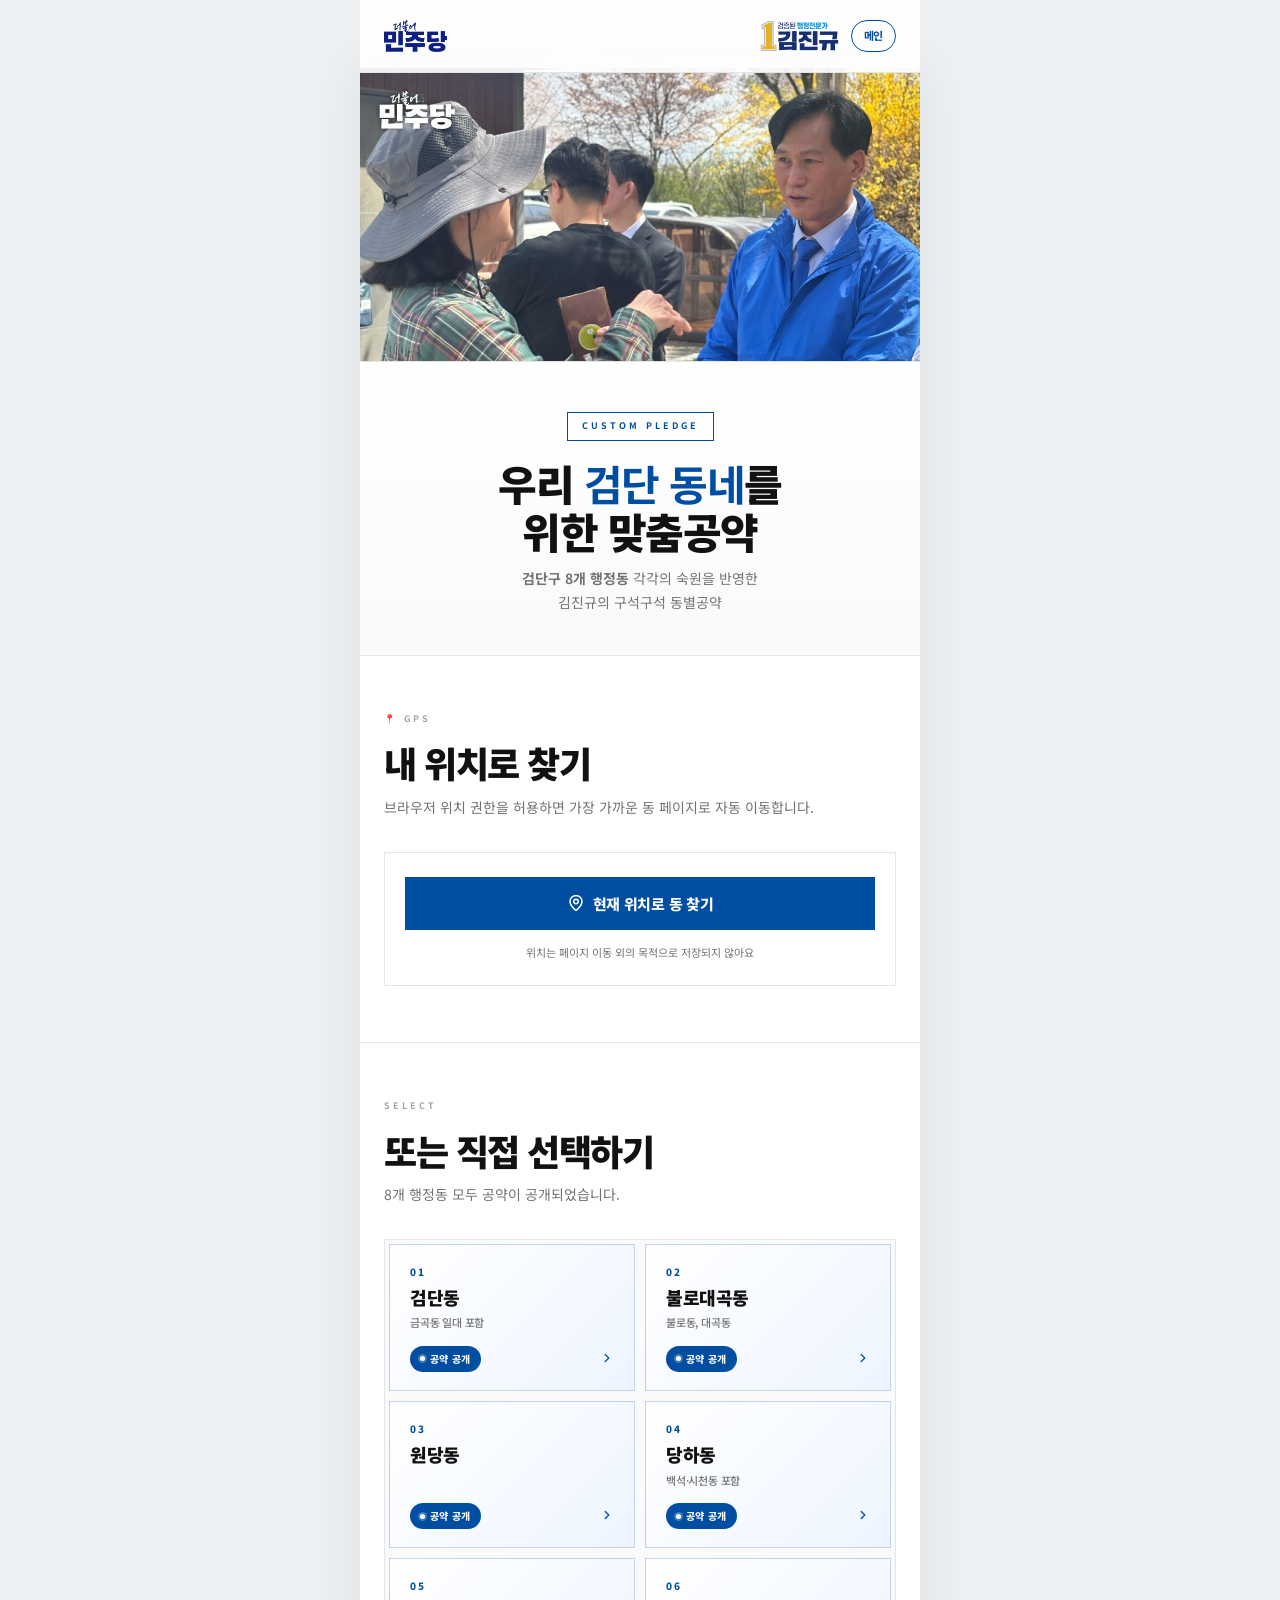
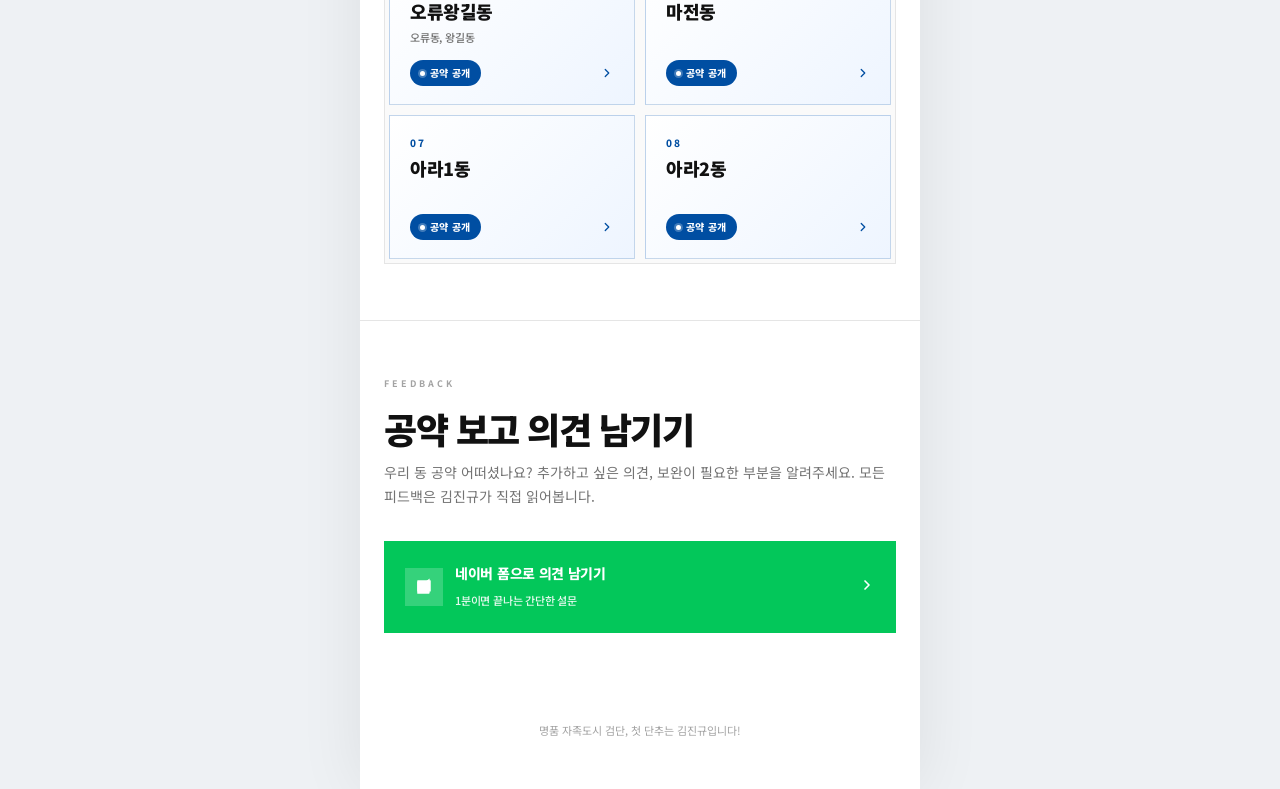
<file: dong/index.html>
<!DOCTYPE html>
<html lang="ko">
<head>
<meta charset="UTF-8">
<meta name="viewport" content="width=device-width,initial-scale=1,maximum-scale=5">
<meta name="theme-color" content="#004EA2">
<title>내 지역 공약 | 김진규 검단구청장 후보</title>
<meta name="description" content="검단구 8개 행정동의 맞춤공약을 한눈에. GPS 또는 직접 선택으로 우리 동네 공약을 확인하세요.">
<meta property="og:type" content="website">
<meta property="og:url" content="https://kjgyu2304.github.io/gumdan_kimjingyu/dong/">
<meta property="og:title" content="내 지역 공약 | 김진규 검단구청장 후보">
<meta property="og:description" content="검단구 8개 행정동 맞춤공약을 한눈에. GPS 또는 직접 선택으로 우리 동네 공약을 확인하세요.">
<meta property="og:image" content="https://kjgyu2304.github.io/gumdan_kimjingyu/images/og배너.jpg">
<meta property="og:locale" content="ko_KR">
<link rel="preconnect" href="https://fonts.googleapis.com">
<link rel="preconnect" href="https://fonts.gstatic.com" crossorigin>
<link href="https://fonts.googleapis.com/css2?family=Noto+Sans+KR:wght@200;400;500;600;700;800;900&display=swap" rel="stylesheet">
<link rel="stylesheet" href="style.css">
</head>
<body>

<nav class="nav">
<div class="nav-left">
<img src="../images/party-logo3.png" alt="더불어민주당" class="nav-logo">
</div>
<div class="nav-right">
<img src="../images/nav-image.png" alt="검증된 행정전문가 1 김진규" class="nav-brand">
<a href="../" class="nav-home">메인</a>
</div>
</nav>

<main>

<div class="hero-banner">
<img src="../images/동별공약배너.JPG" alt="김진규 검단구청장 후보 — 주민과의 현장 소통">
</div>

<header class="hero">
<div class="hero-label">CUSTOM PLEDGE</div>
<h1 class="hero-title">우리 <strong>검단 동네</strong>를<br>위한 맞춤공약</h1>
<p class="hero-desc"><b>검단구 8개 행정동</b> 각각의 숙원을 반영한<br>김진규의 구석구석 동별공약</p>
</header>

<section class="sec">
<div class="sec-label">📍 GPS</div>
<h2 class="sec-title">내 위치로 찾기</h2>
<p class="sec-desc">브라우저 위치 권한을 허용하면 가장 가까운 동 페이지로 자동 이동합니다.</p>
<div class="gps-box">
<button id="gpsBtn" class="gps-btn" type="button">
<svg viewBox="0 0 24 24"><circle cx="12" cy="10" r="3"/><path d="M12 2a8 8 0 0 0-8 8c0 5.5 8 12 8 12s8-6.5 8-12a8 8 0 0 0-8-8z"/></svg>
현재 위치로 동 찾기
</button>
<p class="gps-hint">위치는 페이지 이동 외의 목적으로 저장되지 않아요</p>
<div id="gpsStatus" class="gps-status"></div>
</div>
</section>

<section class="sec">
<div class="sec-label">SELECT</div>
<h2 class="sec-title">또는 직접 선택하기</h2>
<p class="sec-desc">8개 행정동 모두 공약이 공개되었습니다.</p>
<div class="dong-grid-wrap">
<div class="dong-grid">
<a href="geomdan.html" class="dong-btn ready">
<div class="dong-num">01</div>
<div class="dong-main">
<div class="dong-name">검단동</div>
<small class="dong-legal">금곡동 일대 포함</small>
</div>
<div class="dong-footer">
<span class="dong-badge">공약 공개</span>
<span class="dong-arrow"><svg viewBox="0 0 24 24"><polyline points="9 18 15 12 9 6"/></svg></span>
</div>
</a>
<a href="bulrodaegok.html" class="dong-btn ready">
<div class="dong-num">02</div>
<div class="dong-main">
<div class="dong-name">불로대곡동</div>
<small class="dong-legal">불로동, 대곡동</small>
</div>
<div class="dong-footer">
<span class="dong-badge">공약 공개</span>
<span class="dong-arrow"><svg viewBox="0 0 24 24"><polyline points="9 18 15 12 9 6"/></svg></span>
</div>
</a>
<a href="wondang.html" class="dong-btn ready">
<div class="dong-num">03</div>
<div class="dong-main">
<div class="dong-name">원당동</div>
</div>
<div class="dong-footer">
<span class="dong-badge">공약 공개</span>
<span class="dong-arrow"><svg viewBox="0 0 24 24"><polyline points="9 18 15 12 9 6"/></svg></span>
</div>
</a>
<a href="dangha.html" class="dong-btn ready">
<div class="dong-num">04</div>
<div class="dong-main">
<div class="dong-name">당하동</div>
<small class="dong-legal">백석·시천동 포함</small>
</div>
<div class="dong-footer">
<span class="dong-badge">공약 공개</span>
<span class="dong-arrow"><svg viewBox="0 0 24 24"><polyline points="9 18 15 12 9 6"/></svg></span>
</div>
</a>
<a href="oryuwanggil.html" class="dong-btn ready">
<div class="dong-num">05</div>
<div class="dong-main">
<div class="dong-name">오류왕길동</div>
<small class="dong-legal">오류동, 왕길동</small>
</div>
<div class="dong-footer">
<span class="dong-badge">공약 공개</span>
<span class="dong-arrow"><svg viewBox="0 0 24 24"><polyline points="9 18 15 12 9 6"/></svg></span>
</div>
</a>
<a href="maljeon.html" class="dong-btn ready">
<div class="dong-num">06</div>
<div class="dong-main">
<div class="dong-name">마전동</div>
</div>
<div class="dong-footer">
<span class="dong-badge">공약 공개</span>
<span class="dong-arrow"><svg viewBox="0 0 24 24"><polyline points="9 18 15 12 9 6"/></svg></span>
</div>
</a>
<a href="ara1.html" class="dong-btn ready">
<div class="dong-num">07</div>
<div class="dong-main">
<div class="dong-name">아라1동</div>
</div>
<div class="dong-footer">
<span class="dong-badge">공약 공개</span>
<span class="dong-arrow"><svg viewBox="0 0 24 24"><polyline points="9 18 15 12 9 6"/></svg></span>
</div>
</a>
<a href="ara2.html" class="dong-btn ready">
<div class="dong-num">08</div>
<div class="dong-main">
<div class="dong-name">아라2동</div>
</div>
<div class="dong-footer">
<span class="dong-badge">공약 공개</span>
<span class="dong-arrow"><svg viewBox="0 0 24 24"><polyline points="9 18 15 12 9 6"/></svg></span>
</div>
</a>
</div>
</div>
</section>

<section class="sec">
<div class="sec-label">FEEDBACK</div>
<h2 class="sec-title">공약 보고 의견 남기기</h2>
<p class="sec-desc">우리 동 공약 어떠셨나요? 추가하고 싶은 의견, 보완이 필요한 부분을 알려주세요. 모든 피드백은 김진규가 직접 읽어봅니다.</p>
<a href="https://naver.me/5t7sOAXQ" class="feedback-cta" target="_blank" rel="noopener">
<span class="feedback-cta-left">
<span class="ic filled"><svg viewBox="0 0 16 16"><path d="M2.5 2h11c.3 0 .5.2.5.5v10c0 .3-.2.5-.5.5h-7L3 15.5V3c0-.3.2-.5.5-1zm1.7 4.8l3-2.3v1.4h3.3v1.8H7.2v1.4L4.2 6.8z" transform="rotate(180 8 8)"/><rect x="2" y="2" width="12" height="10" rx=".5"/></svg></span>
<span>
<b>네이버 폼으로 의견 남기기</b>
<span class="sub">1분이면 끝나는 간단한 설문</span>
</span>
</span>
<span class="arrow"><svg viewBox="0 0 24 24"><polyline points="9 18 15 12 9 6"/></svg></span>
</a>
</section>

</main>

<footer class="site-footer">
명품 자족도시 검단, 첫 단추는 김진규입니다!
</footer>

<script src="app.js"></script>
</body>
</html>
</file>
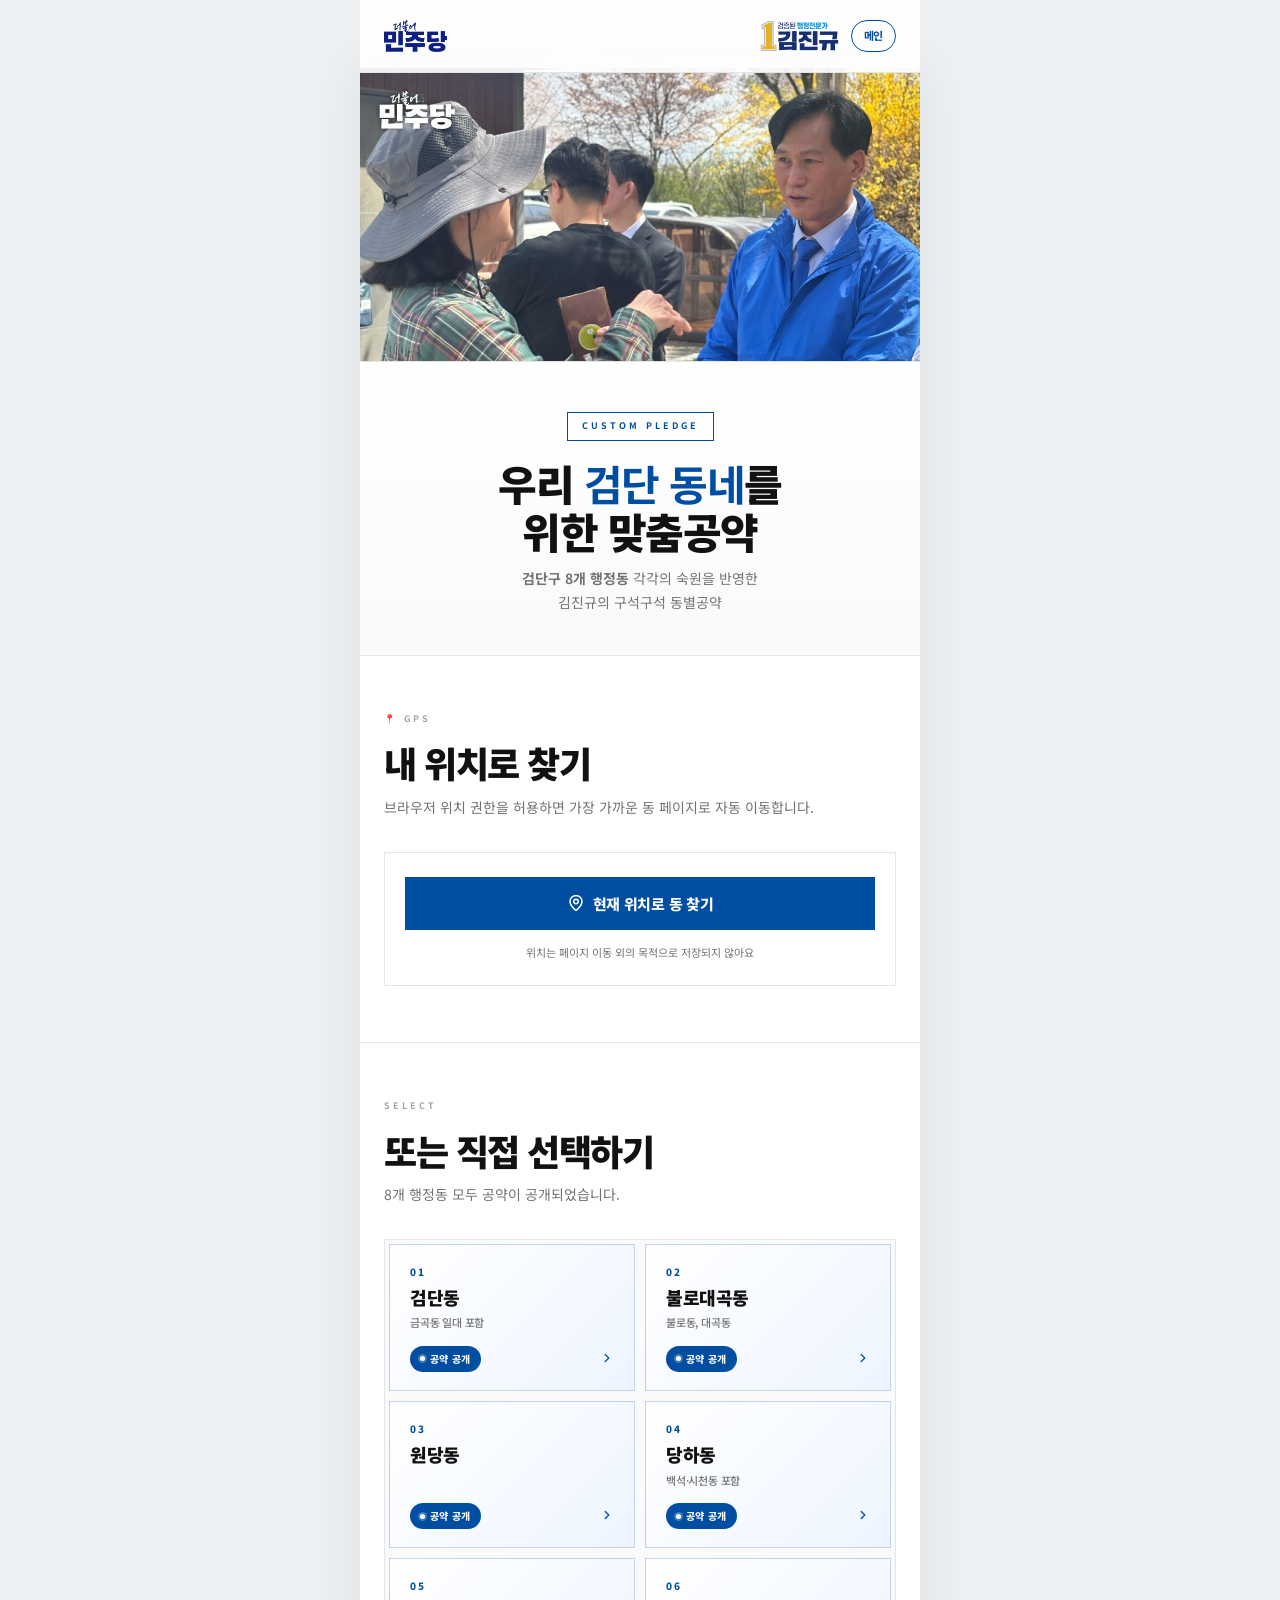
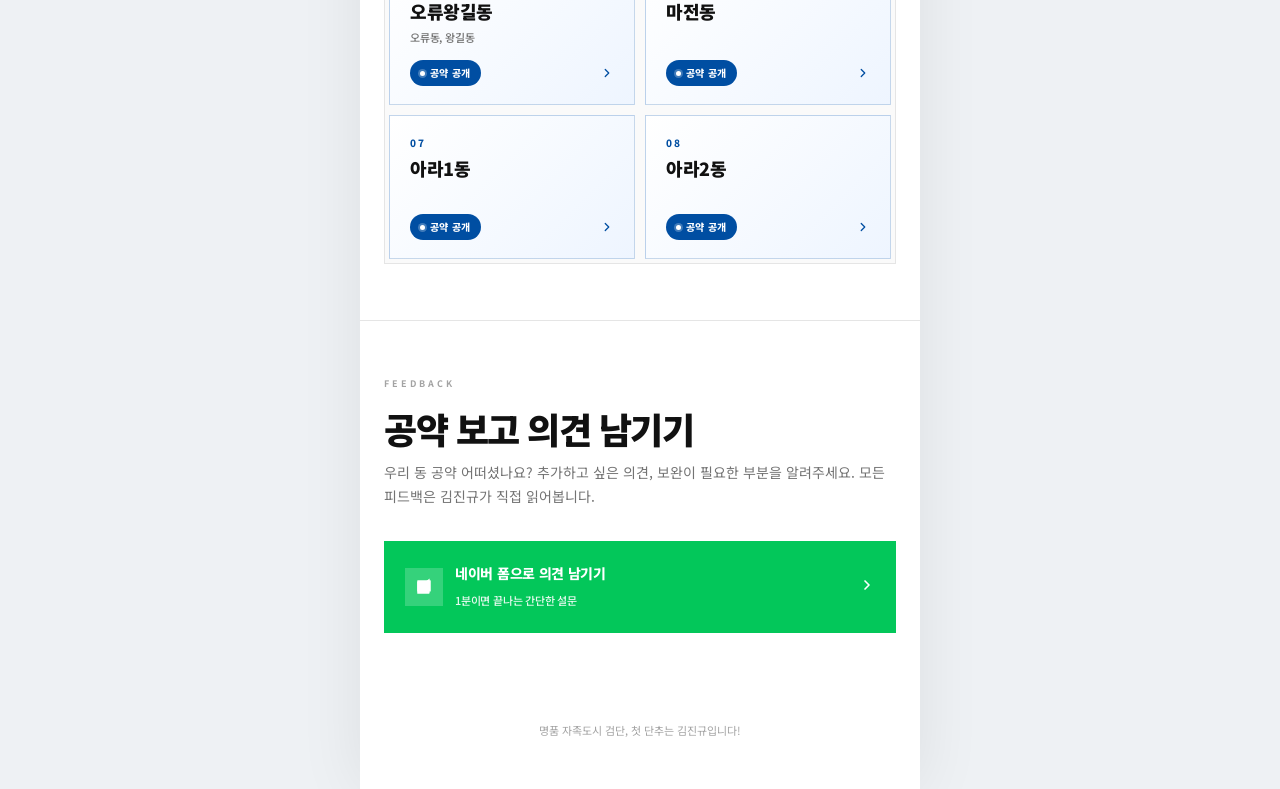
<file: dong/ara.html>
<!DOCTYPE html>
<html lang="ko">
<head>
<meta charset="UTF-8">
<meta name="viewport" content="width=device-width,initial-scale=1">
<meta name="theme-color" content="#004EA2">
<title>아라동 공약 | 김진규 검단구청장 후보</title>
<meta name="robots" content="noindex">
<meta http-equiv="refresh" content="0; url=./">
<link rel="canonical" href="https://kjgyu2304.github.io/gumdan_kimjingyu/dong/">
<link rel="stylesheet" href="style.css">
<script>location.replace('./');</script>
</head>
<body>

<main>
<header class="hero detail" style="margin-top:0">
<div class="hero-label">구석구석 동별공약 — 아라동</div>
<h1 class="hero-title"><strong>아라동</strong>이<br>아라1·2동으로 나뉘었어요</h1>
<p class="hero-desc">행정동 분동에 맞춰 공약 페이지도 분리했습니다.<br>잠시 후 동별공약 페이지로 이동합니다.</p>
<div style="margin-top:28px">
<a href="./" class="cta-back" style="display:inline-flex;border-radius:999px;padding:14px 24px">동별공약 페이지로 이동</a>
</div>
</header>
</main>

</body>
</html>
</file>
<file: dong/style.css>
*,*::before,*::after{margin:0;padding:0;box-sizing:border-box}
html{scroll-behavior:smooth;-webkit-text-size-adjust:100%}
body{font-family:'Noto Sans KR',sans-serif;color:#111;background:#fff;line-height:1.6;overflow-x:hidden;-webkit-font-smoothing:antialiased}
img{max-width:100%;height:auto;display:block}
a{text-decoration:none;color:inherit;-webkit-tap-highlight-color:transparent}
button{border:none;background:none;cursor:pointer;font-family:inherit;color:inherit}

:root{
--black:#111;
--white:#fff;
--gray-50:#fafafa;
--gray-100:#f5f5f5;
--gray-200:#e5e5e5;
--gray-300:#d4d4d4;
--gray-400:#a3a3a3;
--gray-500:#737373;
--gray-600:#525252;
--gray-700:#404040;
--gray-800:#262626;
--gray-900:#171717;
--blue:#004EA2;
--blue-dark:#003875;
--ease:cubic-bezier(.22,1,.36,1);
}
body{animation:pageIn 1s ease forwards}
@keyframes pageIn{from{opacity:0}to{opacity:1}}

/* NAV (메인과 동일) */
.nav{position:fixed;top:0;left:0;right:0;z-index:100;display:flex;justify-content:space-between;align-items:center;padding:16px 24px;background:rgba(255,255,255,.92);backdrop-filter:blur(20px);-webkit-backdrop-filter:blur(20px);border-bottom:1px solid var(--gray-200)}
.nav-left{display:flex;align-items:center;gap:8px}
.nav-right{display:flex;align-items:center;gap:10px}
.nav-logo{height:32px;width:auto}
.nav-brand{height:40px;width:auto}
.nav-back{display:flex;align-items:center;gap:4px;font-size:12px;font-weight:700;color:var(--gray-700);letter-spacing:-.3px}
.nav-back svg{width:12px;height:12px;stroke:currentColor;fill:none;stroke-width:2.5;stroke-linecap:round;stroke-linejoin:round}
.nav-home{font-size:11px;font-weight:700;color:var(--blue);padding:6px 12px;border:1px solid var(--blue);border-radius:999px;letter-spacing:-.3px}

/* HERO 상단 배너 이미지 */
.hero-banner{margin-top:68px;width:100%;overflow:hidden;background:var(--gray-100);border-bottom:1px solid var(--gray-200)}
.hero-banner img{width:100%;height:auto;display:block}
.hero-banner + .hero{margin-top:0}

/* HERO — 섹션 상단 랜딩 */
.hero{margin-top:68px;padding:48px 24px 40px;text-align:center;border-bottom:1px solid var(--gray-200);background:linear-gradient(180deg,#fff 0%,var(--gray-50) 100%)}
.hero-label{display:inline-block;font-size:9px;font-weight:700;letter-spacing:3px;text-transform:uppercase;color:var(--blue);padding:6px 14px;border:1px solid var(--blue);margin-bottom:18px}
.hero-title{font-size:clamp(28px,8vw,42px);font-weight:900;line-height:1.15;letter-spacing:-1.5px;color:var(--black);margin-bottom:12px}
.hero-title strong{color:var(--blue)}
.hero-desc{font-size:14px;color:var(--gray-500);line-height:1.7}

/* SECTION COMMONS (메인과 동일) */
.sec{padding:56px 24px;border-bottom:1px solid var(--gray-200)}
.sec:last-of-type{border-bottom:none}
.sec-label{font-size:9px;font-weight:700;letter-spacing:3px;text-transform:uppercase;color:var(--gray-400);margin-bottom:16px}
.sec-title{font-size:clamp(26px,7vw,36px);font-weight:900;line-height:1.15;letter-spacing:-1.5px;color:var(--black);margin-bottom:12px}
.sec-desc{font-size:14px;color:var(--gray-500);line-height:1.7;margin-bottom:32px}

/* GPS BOX */
.gps-box{border:1px solid var(--gray-200);padding:24px 20px;text-align:center;background:var(--white)}
.gps-btn{display:flex;align-items:center;justify-content:center;gap:8px;width:100%;padding:16px 18px;background:var(--blue);color:#fff;font-size:15px;font-weight:800;letter-spacing:-.3px;transition:opacity .2s,transform .15s var(--ease);animation:gpsPulse 2.4s ease-in-out infinite}
.gps-btn:active{transform:scale(.98);opacity:.9}
.gps-btn svg{width:18px;height:18px;stroke:currentColor;fill:none;stroke-width:2;stroke-linecap:round;stroke-linejoin:round}
@keyframes gpsPulse{0%,100%{box-shadow:0 0 0 0 rgba(0,78,162,.4)}50%{box-shadow:0 0 0 8px rgba(0,78,162,0)}}
.gps-hint{margin-top:14px;font-size:11px;color:var(--gray-500);line-height:1.6}
.gps-status{margin-top:12px;padding:12px 14px;font-size:12px;font-weight:600;text-align:center;display:none;line-height:1.5}
.gps-status.show{display:block;animation:gpsIn .3s ease}
.gps-status.info{background:var(--gray-100);color:var(--gray-700)}
.gps-status.error{background:#fff1f0;color:#b32a1d;border:1px solid #ffd0cc}
.gps-status.success{background:#e6f2ff;color:var(--blue-dark);border:1px solid #b8daff}
@keyframes gpsIn{from{opacity:0;transform:translateY(-4px)}to{opacity:1;transform:translateY(0)}}

/* 동 선택 그리드 — 모든 동 균등 */
.dong-grid-wrap{padding:4px;background:var(--gray-50);border:1px solid var(--gray-200)}
.dong-grid{display:grid;grid-template-columns:repeat(2,1fr);gap:10px}
.dong-btn{position:relative;display:flex;flex-direction:column;padding:22px 20px 58px;background:var(--white);border:1px solid var(--gray-200);min-height:144px;transition:transform .2s var(--ease),box-shadow .2s var(--ease),border-color .2s}
.dong-btn:hover{transform:translateY(-1px);box-shadow:0 4px 16px rgba(0,0,0,.06);border-color:var(--gray-300)}
.dong-btn:active{transform:translateY(0);box-shadow:0 1px 4px rgba(0,0,0,.04)}
.dong-btn.ready{background:linear-gradient(135deg,#ffffff 0%,#eef5ff 100%);border-color:rgba(0,78,162,.22)}
.dong-btn.ready:hover{border-color:var(--blue);box-shadow:0 6px 20px rgba(0,78,162,.12)}
.dong-btn:not(.ready){opacity:.75}
.dong-btn:not(.ready):hover{opacity:1}
.dong-num{font-size:10px;font-weight:800;color:var(--gray-400);letter-spacing:2px;margin-bottom:10px;line-height:1}
.dong-btn.ready .dong-num{color:var(--blue)}
.dong-main{display:flex;flex-direction:column;gap:4px;flex:1}
.dong-name{font-size:18px;font-weight:900;letter-spacing:-.5px;color:var(--black);line-height:1.2}
.dong-legal{display:block;margin-top:2px;font-size:11px;font-weight:500;color:var(--gray-500);letter-spacing:-.2px}
.dong-footer{position:absolute;left:20px;right:20px;bottom:18px;display:flex;align-items:center;justify-content:space-between;gap:8px}
.dong-badge{display:inline-flex;align-items:center;gap:5px;font-size:10px;font-weight:800;letter-spacing:.3px;padding:5px 10px;background:var(--gray-100);color:var(--gray-500);border-radius:999px;white-space:nowrap}
.dong-btn.ready .dong-badge{background:var(--blue);color:#fff}
.dong-btn.ready .dong-badge::before{content:'';width:5px;height:5px;border-radius:50%;background:#fff;box-shadow:0 0 0 2px rgba(255,255,255,.25)}
.dong-arrow svg{width:14px;height:14px;stroke:var(--gray-300);fill:none;stroke-width:2.2;stroke-linecap:round;stroke-linejoin:round}
.dong-btn.ready .dong-arrow svg{stroke:var(--blue)}

/* 동별 상세 HERO 오버라이드 */
.hero.detail{background:linear-gradient(180deg,#fff 0%,#f0f7ff 100%)}
.hero.detail .hero-label{color:var(--blue)}

/* 공약 이미지 */
.pledge-img{border-top:1px solid var(--gray-200);border-bottom:1px solid var(--gray-200);background:var(--gray-100)}
.pledge-img img{width:100%;height:auto;display:block}

/* 준비중 플레이스홀더 */
.pledge-placeholder{padding:64px 24px;text-align:center;background:var(--gray-50);border-top:1px solid var(--gray-200);border-bottom:1px solid var(--gray-200)}
.pledge-placeholder .icon{display:inline-flex;align-items:center;justify-content:center;width:48px;height:48px;border:1px solid var(--gray-300);border-radius:50%;font-size:22px;margin-bottom:14px}
.pledge-placeholder h3{font-size:18px;font-weight:900;color:var(--gray-800);margin-bottom:8px;letter-spacing:-.5px}
.pledge-placeholder p{font-size:13px;color:var(--gray-500);line-height:1.7}

/* 7대 공약 가로 슬라이더 (메인 yt-shorts-row 패턴) */
.common-row{display:flex;gap:0;overflow-x:auto;scrollbar-width:none;border:1px solid var(--gray-200);scroll-snap-type:x mandatory}
.common-row::-webkit-scrollbar{display:none}
.common-row a{flex:0 0 78%;border-right:1px solid var(--gray-200);display:block;scroll-snap-align:start;background:var(--gray-100);overflow:hidden}
.common-row a:last-child{border-right:none}
.common-row img{width:100%;height:auto;display:block;aspect-ratio:2150/3035;object-fit:cover}

/* 관련 소식 (메인 news-row 패턴 재사용) */
.link-row{display:flex;gap:0;overflow-x:auto;scrollbar-width:none;border:1px solid var(--gray-200)}
.link-row::-webkit-scrollbar{display:none}
.link-card{flex:0 0 80%;padding:18px;border-right:1px solid var(--gray-200);transition:background .2s}
.link-card:last-child{border-right:none}
.link-card:active{background:var(--gray-50)}
.link-thumb{width:100%;aspect-ratio:4/3;background:var(--gray-100);overflow:hidden;margin-bottom:12px}
.link-thumb img{width:100%;height:100%;object-fit:cover}
.link-card h4{font-size:14px;font-weight:700;color:var(--black);line-height:1.45;margin-bottom:4px;display:-webkit-box;-webkit-line-clamp:2;-webkit-box-orient:vertical;overflow:hidden}
.link-source{font-size:10px;color:var(--gray-400);letter-spacing:.5px}

/* 피드백 CTA */
.feedback-cta{display:flex;align-items:center;justify-content:space-between;gap:12px;padding:20px;background:#03C75A;color:#fff;border:1px solid #03C75A;transition:opacity .2s;text-align:left}
.feedback-cta:active{opacity:.9}
.feedback-cta-left{display:flex;align-items:center;gap:12px}
.feedback-cta .ic{display:flex;align-items:center;justify-content:center;width:38px;height:38px;background:rgba(255,255,255,.2);flex-shrink:0}
.feedback-cta .ic svg{width:18px;height:18px;stroke:#fff;fill:none;stroke-width:2;stroke-linecap:round;stroke-linejoin:round}
.feedback-cta .ic.filled svg{fill:#fff;stroke:none}
.feedback-cta b{display:block;font-size:14px;font-weight:800;letter-spacing:-.3px;margin-bottom:2px}
.feedback-cta span.sub{font-size:11px;font-weight:500;opacity:.9;letter-spacing:-.2px}
.feedback-cta .arrow{flex-shrink:0}
.feedback-cta .arrow svg{width:16px;height:16px;stroke:#fff;fill:none;stroke-width:2.5;stroke-linecap:round;stroke-linejoin:round}

/* 하단 CTA */
.cta-back{display:flex;align-items:center;justify-content:center;gap:8px;background:var(--black);color:#fff;font-size:13px;font-weight:700;letter-spacing:-.2px;padding:16px;transition:opacity .2s}
.cta-back:active{opacity:.85}
.cta-back svg{width:14px;height:14px;stroke:currentColor;fill:none;stroke-width:2.5;stroke-linecap:round;stroke-linejoin:round}

/* FOOTER */
.site-footer{padding:32px 24px 48px;text-align:center;font-size:11px;color:var(--gray-400);line-height:1.8;background:var(--white)}

/* Desktop — 메인과 동일하게 카드 형태로 가운데 정렬 */
@media (min-width:641px){
html{background:#eef1f4}
body{max-width:560px;margin:0 auto;background:#fff;box-shadow:0 0 60px rgba(0,0,0,.08);min-height:100vh}
.nav{max-width:560px;width:100%;left:50%;right:auto;transform:translateX(-50%)}
}
</file>
